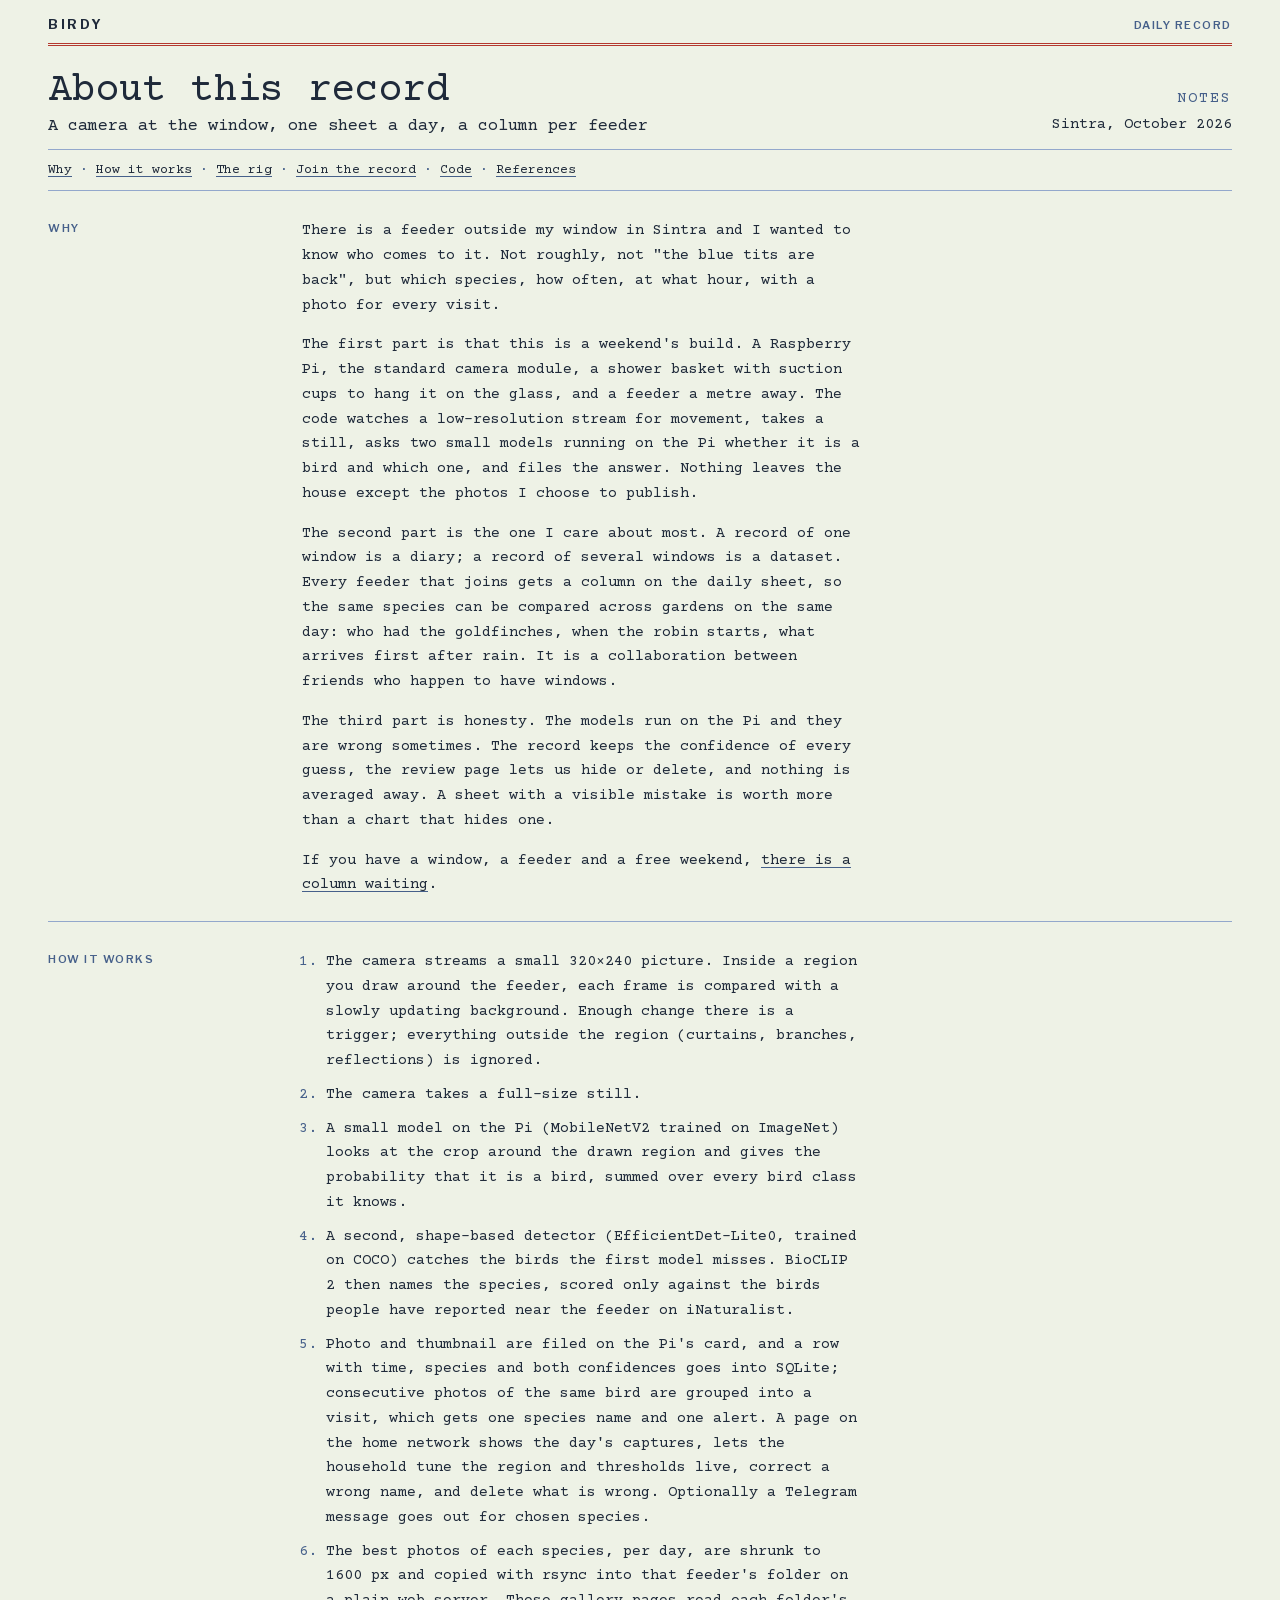
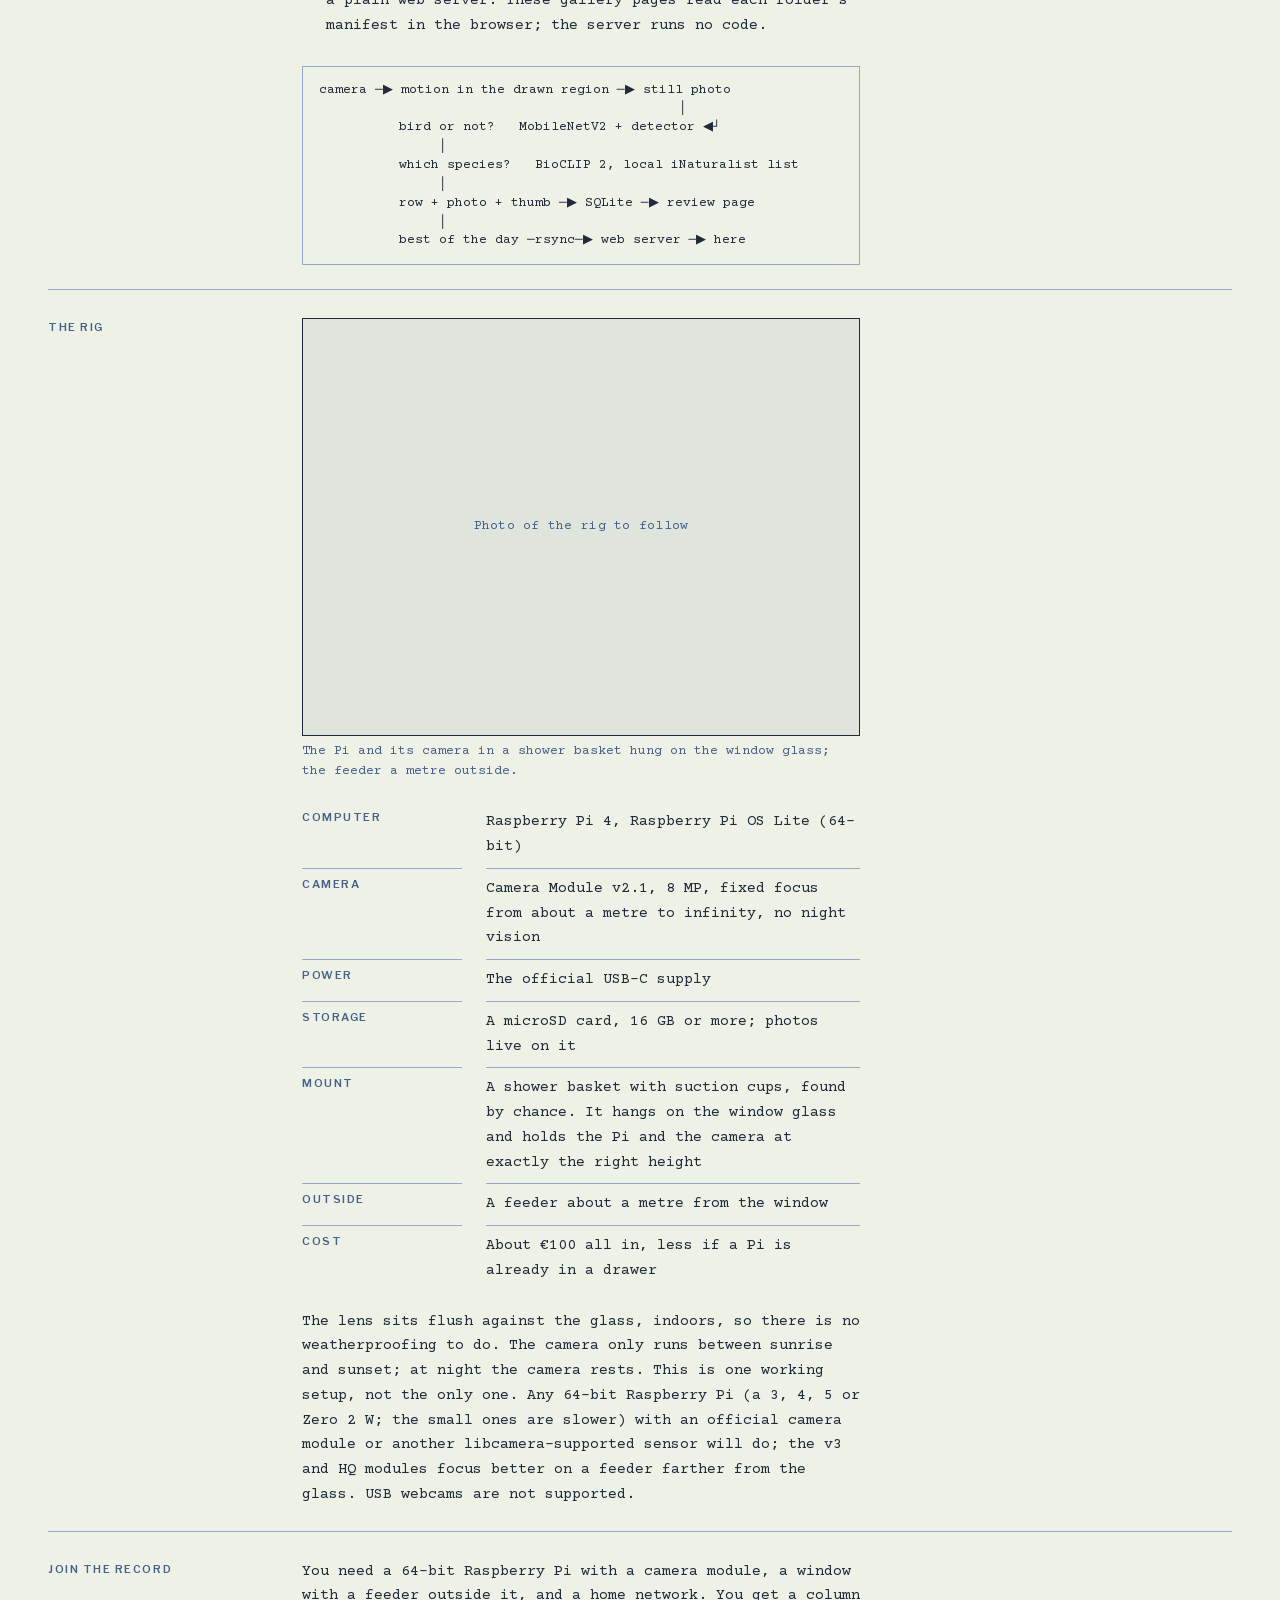
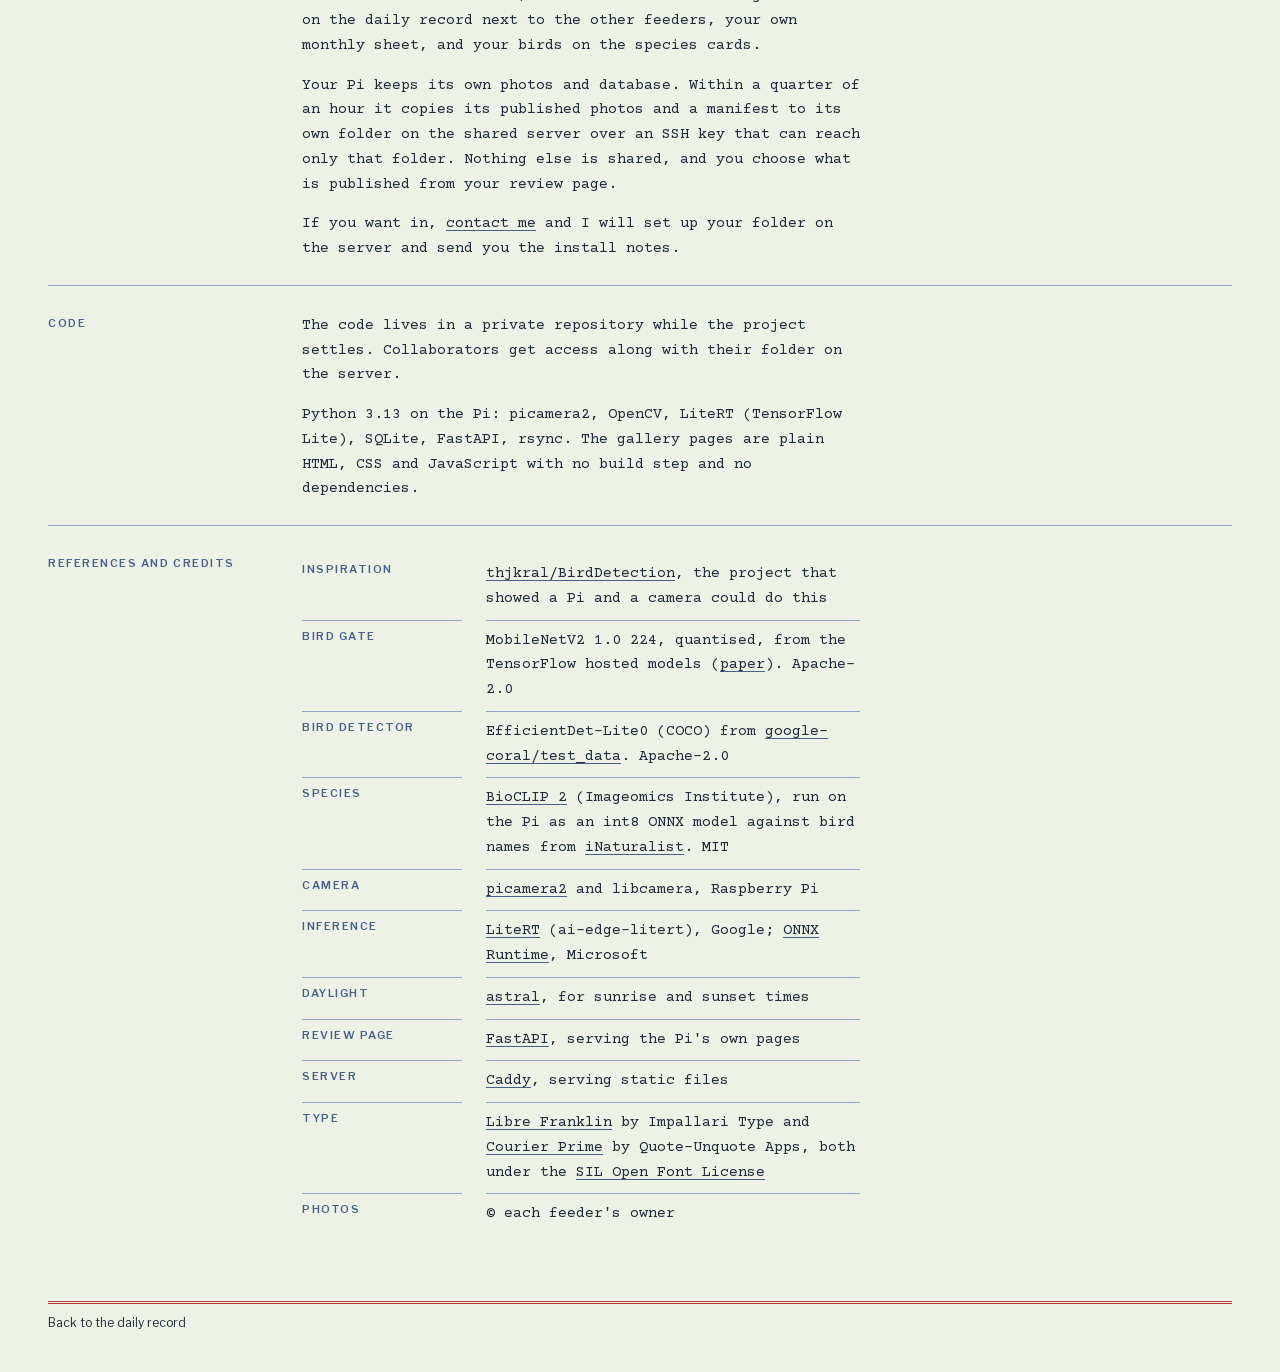
<file: gallery/about.html>
<!doctype html>
<html lang="en">
<head>
<meta charset="utf-8">
<meta name="viewport" content="width=device-width, initial-scale=1">
<title>birdy — about</title>
<meta name="description" content="What birdy is: a Raspberry Pi camera at a window, a daily record of the feeder's visitors, a sheet shared between friends' windows. How it works, the rig, how to join, and credits.">
<meta name="theme-color" media="(prefers-color-scheme: light)" content="#eef2e6">
<meta name="theme-color" media="(prefers-color-scheme: dark)" content="#1b1e22">
<link rel="icon" href="data:image/svg+xml,%3Csvg xmlns='http://www.w3.org/2000/svg' viewBox='0 0 32 32'%3E%3Crect width='32' height='32' fill='%23eef2e6'/%3E%3Cpath d='M0 9.5h32M0 15.5h32M0 21.5h32M0 27.5h32' stroke='%2393a8cc' stroke-width='1'/%3E%3Cpath d='M0 4.5h32' stroke='%23b5392f' stroke-width='1'/%3E%3Cpath d='M0 6.5h32' stroke='%23b5392f' stroke-width='1'/%3E%3Ccircle cx='14' cy='17' r='5.5' fill='%231f2a3a'/%3E%3Cpath d='M14 22c4 0 7-2 9-6l4 1-3 4c-3 3-7 4-10 4z' fill='%231f2a3a'/%3E%3Cpath d='M7 18l3-1.5v3z' fill='%231f2a3a'/%3E%3Ccircle cx='12.5' cy='16' r='1.1' fill='%23eef2e6'/%3E%3C/svg%3E">
<link rel="preload" as="font" type="font/woff2" crossorigin href="fonts/CourierPrime-Regular.woff2">
<link rel="preload" as="font" type="font/woff2" crossorigin href="fonts/LibreFranklin.woff2">
<link rel="stylesheet" href="style.css">
</head>
<body data-page="about">
<div class="sheet about">
<header class="mast">
  <h1><a class="hit" href="index.html">birdy</a></h1>
  <nav aria-label="Site"><a class="hit" href="index.html">Daily record</a></nav>
</header>
<main id="main">
<div class="head">
  <h2>About this record <span class="sub">A camera at the window, one sheet a day, a column per feeder</span></h2>
  <div class="meta"><p class="label">Notes</p>Sintra, October 2026</div>
</div>
<nav class="index typed" aria-label="On this page"><a href="#why">Why</a> · <a href="#how">How it works</a> · <a href="#rig">The rig</a> · <a href="#join">Join the record</a> · <a href="#code">Code</a> · <a href="#refs">References</a></nav>
<article>

<section id="why">
<h3 class="label">Why</h3>
<p>There is a feeder outside my window in Sintra and I wanted to know who comes to it. Not roughly, not "the blue tits are back", but which species, how often, at what hour, with a photo for every visit.</p>
<p>The first part is that this is a weekend's build. A Raspberry Pi, the standard camera module, a shower basket with suction cups to hang it on the glass, and a feeder a metre away. The code watches a low-resolution stream for movement, takes a still, asks two small models running on the Pi whether it is a bird and which one, and files the answer. Nothing leaves the house except the photos I choose to publish.</p>
<p>The second part is the one I care about most. A record of one window is a diary; a record of several windows is a dataset. Every feeder that joins gets a column on the daily sheet, so the same species can be compared across gardens on the same day: who had the goldfinches, when the robin starts, what arrives first after rain. It is a collaboration between friends who happen to have windows.</p>
<p>The third part is honesty. The models run on the Pi and they are wrong sometimes. The record keeps the confidence of every guess, the review page lets us hide or delete, and nothing is averaged away. A sheet with a visible mistake is worth more than a chart that hides one.</p>
<p>If you have a window, a feeder and a free weekend, <a href="#join">there is a column waiting</a>.</p>
</section>

<section id="how">
<h3 class="label">How it works</h3>
<ol>
<li>The camera streams a small 320×240 picture. Inside a region you draw around the feeder, each frame is compared with a slowly updating background. Enough change there is a trigger; everything outside the region (curtains, branches, reflections) is ignored.</li>
<li>The camera takes a full-size still.</li>
<li>A small model on the Pi (MobileNetV2 trained on ImageNet) looks at the crop around the drawn region and gives the probability that it is a bird, summed over every bird class it knows.</li>
<li>A second, shape-based detector (EfficientDet-Lite0, trained on COCO) catches the birds the first model misses. BioCLIP 2 then names the species, scored only against the birds people have reported near the feeder on iNaturalist.</li>
<li>Photo and thumbnail are filed on the Pi's card, and a row with time, species and both confidences goes into SQLite; consecutive photos of the same bird are grouped into a visit, which gets one species name and one alert. A page on the home network shows the day's captures, lets the household tune the region and thresholds live, correct a wrong name, and delete what is wrong. Optionally a Telegram message goes out for chosen species.</li>
<li>The best photos of each species, per day, are shrunk to 1600 px and copied with rsync into that feeder's folder on a plain web server. These gallery pages read each folder's manifest in the browser; the server runs no code.</li>
</ol>
<pre role="img" aria-label="Flow of one visit: camera, motion in the drawn region, still photo, MobileNetV2 bird check plus a COCO detector, BioCLIP 2 species against the local iNaturalist list, a row in SQLite and the review page, the best of the day rsynced to the web server and this page">camera ─▶ motion in the drawn region ─▶ still photo
                                             │
          bird or not?   MobileNetV2 + detector ◀┘
               │
          which species?   BioCLIP 2, local iNaturalist list
               │
          row + photo + thumb ─▶ SQLite ─▶ review page
               │
          best of the day ─rsync─▶ web server ─▶ here</pre>
</section>

<section id="rig">
<h3 class="label">The rig</h3>
<figure>
<div class="plate" role="img" aria-label="Placeholder for a photo of the rig: the Pi and camera in a shower basket on the window, the feeder outside"><span class="typed">Photo of the rig to follow</span></div>
<figcaption>The Pi and its camera in a shower basket hung on the window glass; the feeder a metre outside.</figcaption>
</figure>
<dl>
<dt>Computer</dt><dd>Raspberry Pi 4, Raspberry Pi OS Lite (64-bit)</dd>
<dt>Camera</dt><dd>Camera Module v2.1, 8 MP, fixed focus from about a metre to infinity, no night vision</dd>
<dt>Power</dt><dd>The official USB-C supply</dd>
<dt>Storage</dt><dd>A microSD card, 16 GB or more; photos live on it</dd>
<dt>Mount</dt><dd>A shower basket with suction cups, found by chance. It hangs on the window glass and holds the Pi and the camera at exactly the right height</dd>
<dt>Outside</dt><dd>A feeder about a metre from the window</dd>
<dt>Cost</dt><dd>About €100 all in, less if a Pi is already in a drawer</dd>
</dl>
<p>The lens sits flush against the glass, indoors, so there is no weatherproofing to do. The camera only runs between sunrise and sunset; at night the camera rests. This is one working setup, not the only one. Any 64-bit Raspberry Pi (a 3, 4, 5 or Zero 2 W; the small ones are slower) with an official camera module or another libcamera-supported sensor will do; the v3 and HQ modules focus better on a feeder farther from the glass. USB webcams are not supported.</p>
</section>

<section id="join">
<h3 class="label">Join the record</h3>
<p>You need a 64-bit Raspberry Pi with a camera module, a window with a feeder outside it, and a home network. You get a column on the daily record next to the other feeders, your own monthly sheet, and your birds on the species cards.</p>
<p>Your Pi keeps its own photos and database. Within a quarter of an hour it copies its published photos and a manifest to its own folder on the shared server over an SSH key that can reach only that folder. Nothing else is shared, and you choose what is published from your review page.</p>
<p>If you want in, <a href="mailto:yassine@e-xperience.pt">contact me</a> and I will set up your folder on the server and send you the install notes.</p>
</section>

<section id="code">
<h3 class="label">Code</h3>
<p>The code lives in a private repository while the project settles. Collaborators get access along with their folder on the server.</p>
<p>Python 3.13 on the Pi: picamera2, OpenCV, LiteRT (TensorFlow Lite), SQLite, FastAPI, rsync. The gallery pages are plain HTML, CSS and JavaScript with no build step and no dependencies.</p>
</section>

<section id="refs">
<h3 class="label">References and credits</h3>
<dl>
<dt>Inspiration</dt><dd><a href="https://github.com/thjkral/BirdDetection">thjkral/BirdDetection</a>, the project that showed a Pi and a camera could do this</dd>
<dt>Bird gate</dt><dd>MobileNetV2 1.0 224, quantised, from the TensorFlow hosted models (<a href="https://arxiv.org/abs/1801.04381">paper</a>). Apache-2.0</dd>
<dt>Bird detector</dt><dd>EfficientDet-Lite0 (COCO) from <a href="https://github.com/google-coral/test_data">google-coral/test_data</a>. Apache-2.0</dd>
<dt>Species</dt><dd><a href="https://github.com/Imageomics/bioclip-2">BioCLIP 2</a> (Imageomics Institute), run on the Pi as an int8 ONNX model against bird names from <a href="https://www.inaturalist.org">iNaturalist</a>. MIT</dd>
<dt>Camera</dt><dd><a href="https://github.com/raspberrypi/picamera2">picamera2</a> and libcamera, Raspberry Pi</dd>
<dt>Inference</dt><dd><a href="https://github.com/google-ai-edge/LiteRT">LiteRT</a> (ai-edge-litert), Google; <a href="https://onnxruntime.ai">ONNX Runtime</a>, Microsoft</dd>
<dt>Daylight</dt><dd><a href="https://github.com/sffjunkie/astral">astral</a>, for sunrise and sunset times</dd>
<dt>Review page</dt><dd><a href="https://fastapi.tiangolo.com">FastAPI</a>, serving the Pi's own pages</dd>
<dt>Server</dt><dd><a href="https://caddyserver.com">Caddy</a>, serving static files</dd>
<dt>Type</dt><dd><a href="https://github.com/impallari/Libre-Franklin">Libre Franklin</a> by Impallari Type and <a href="https://quoteunquoteapps.com/courierprime/">Courier Prime</a> by Quote-Unquote Apps, both under the <a href="https://openfontlicense.org">SIL Open Font License</a></dd>
<dt>Photos</dt><dd>© each feeder's owner</dd>
</dl>
</section>

</article>
<footer class="foot"><a class="hit" href="index.html">Back to the daily record</a></footer>
</main>
</div>
</body>
</html>
</file>
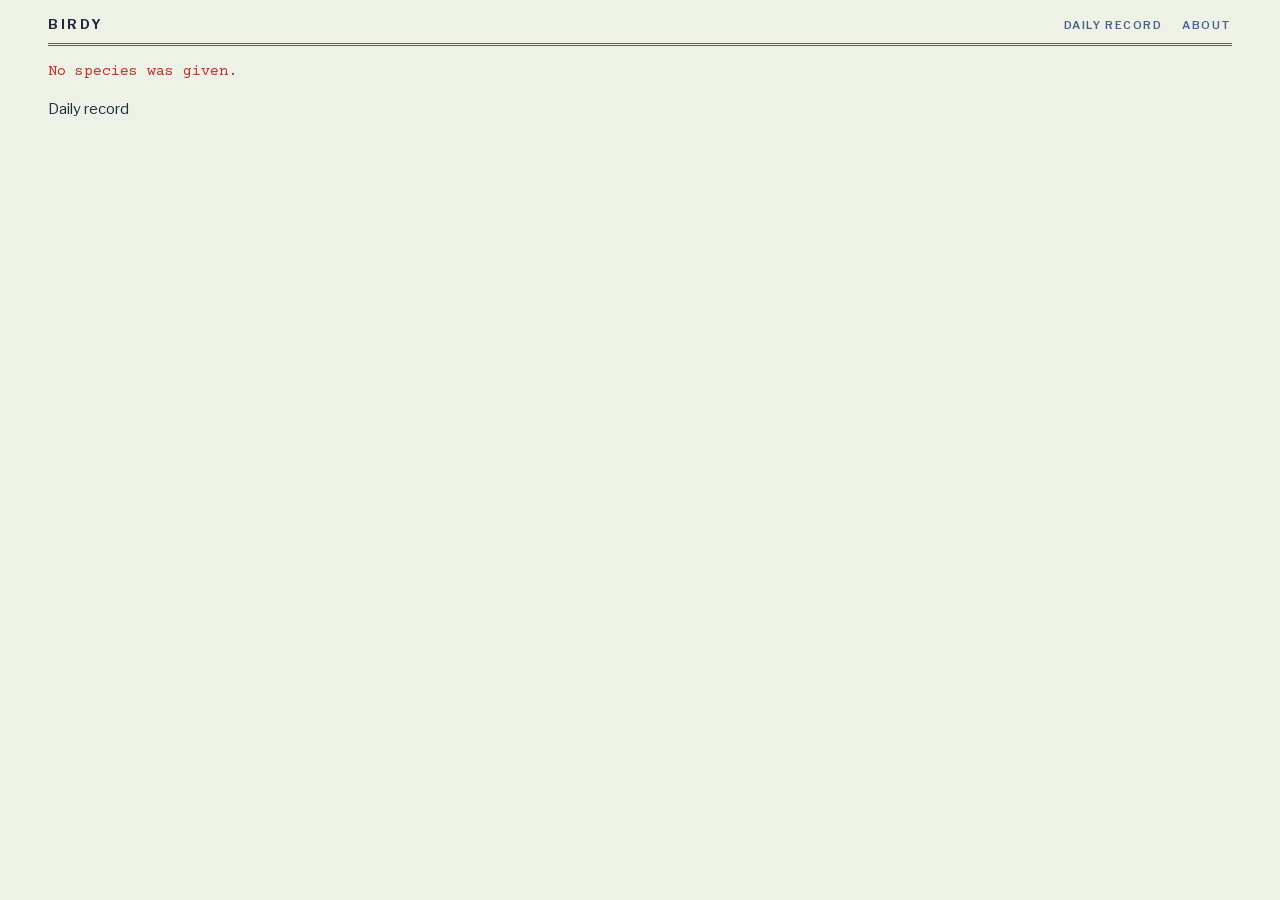
<file: gallery/species.html>
<!doctype html>
<html lang="en">
<head>
<meta charset="utf-8">
<meta name="viewport" content="width=device-width, initial-scale=1">
<title>birdy — species card</title>
<meta name="description" content="One species across every feeder, with its photo log.">
<meta name="theme-color" media="(prefers-color-scheme: light)" content="#eef2e6">
<meta name="theme-color" media="(prefers-color-scheme: dark)" content="#1b1e22">
<link rel="icon" href="data:image/svg+xml,%3Csvg xmlns='http://www.w3.org/2000/svg' viewBox='0 0 32 32'%3E%3Crect width='32' height='32' fill='%23eef2e6'/%3E%3Cpath d='M0 9.5h32M0 15.5h32M0 21.5h32M0 27.5h32' stroke='%2393a8cc' stroke-width='1'/%3E%3Cpath d='M0 4.5h32' stroke='%23b5392f' stroke-width='1'/%3E%3Cpath d='M0 6.5h32' stroke='%23b5392f' stroke-width='1'/%3E%3Ccircle cx='14' cy='17' r='5.5' fill='%231f2a3a'/%3E%3Cpath d='M14 22c4 0 7-2 9-6l4 1-3 4c-3 3-7 4-10 4z' fill='%231f2a3a'/%3E%3Cpath d='M7 18l3-1.5v3z' fill='%231f2a3a'/%3E%3Ccircle cx='12.5' cy='16' r='1.1' fill='%23eef2e6'/%3E%3C/svg%3E">
<link rel="preload" as="font" type="font/woff2" crossorigin href="fonts/CourierPrime-Regular.woff2">
<link rel="preload" as="font" type="font/woff2" crossorigin href="fonts/LibreFranklin.woff2">
<link rel="stylesheet" href="style.css">
</head>
<body data-page="species">
<div class="sheet">
<header class="mast">
  <h1><a class="hit" href="index.html">birdy</a></h1>
  <nav aria-label="Site"><a class="hit" href="index.html">Daily record</a><a class="hit" href="about.html">About</a></nav>
</header>
<main id="main" aria-busy="true"><p class="muted typed" role="status">Loading…</p><noscript><p class="err">This page needs JavaScript to load the species.</p></noscript></main>
</div>
<dialog id="lightbox" aria-label="Photo"><figure><figcaption><span class="cap"></span><span class="count sr"></span><div class="thumbs" role="group" aria-label="The day's photos" hidden></div><button class="close" type="button" aria-label="Close"><svg viewBox="0 0 24 24" width="24" height="24" aria-hidden="true"><path d="M6 6l12 12M18 6L6 18" fill="none" stroke="currentColor" stroke-width="1.25"/></svg></button></figcaption></figure></dialog>
<script src="app.js"></script>
</body>
</html>
</file>
<file: gallery/style.css>
/* birdy gallery: a daily recording sheet.
   Eye-ease ledger paper, blue rules, printed labels in Libre Franklin, entries typed in Courier Prime,
   one ledger red reserved for today and the latest entry. One ink weight for every rule and frame. No greys. */
@font-face { font-family: "Libre Franklin"; src: url(fonts/LibreFranklin.woff2) format("woff2"); font-weight: 400 700; font-display: swap; }
@font-face { font-family: "Courier Prime"; src: url(fonts/CourierPrime-Regular.woff2) format("woff2"); font-weight: 400; font-display: swap; }
@font-face { font-family: "Courier Prime"; src: url(fonts/CourierPrime-Bold.woff2) format("woff2"); font-weight: 700; font-display: swap; }
@font-face { font-family: "Courier Prime"; src: url(fonts/CourierPrime-Italic.woff2) format("woff2"); font-style: italic; font-weight: 400; font-display: swap; }

:root {
  color-scheme: light dark;
  --paper: #eef2e6;
  --desk: #eef2e6;
  --ink: #1f2a3a;
  --rule: #93a8cc;        /* the printed line */
  --rule-ink: #46608a;    /* printed labels and secondary entries: the same blue, dark enough to read */
  --red: #b5392f;         /* today, the latest entry, focus */
  --tint: rgba(70, 96, 138, .09);
  --sel: #c9d6ea;
  --print: "Libre Franklin", "Franklin Gothic Medium", system-ui, sans-serif;
  --type: "Courier Prime", "Courier New", Courier, monospace;
  --ease: cubic-bezier(.2, .7, .2, 1);
}
@media (prefers-color-scheme: dark) {
  :root { --desk: #1b1e22; --paper: #e5e9dc; }
}
* { box-sizing: border-box; }
html { -webkit-text-size-adjust: 100%; }
body { margin: 0; background: var(--desk); color: var(--ink); font: 15px/1.5 var(--print); font-variant-numeric: tabular-nums; }
::selection { background: var(--sel); color: var(--ink); }
a { color: inherit; text-decoration: none; }
a:hover { text-decoration: underline; text-underline-offset: 3px; text-decoration-thickness: 1px; }
:focus-visible { outline: 2px solid var(--red); outline-offset: 2px; }
.hit { display: inline-block; padding: 15px 0; margin: -15px 0; }
.sr { position: absolute; width: 1px; height: 1px; margin: -1px; padding: 0; overflow: hidden; clip-path: inset(50%); white-space: nowrap; border: 0; }

/* the sheet */
.sheet { max-width: 1320px; margin: 0 auto; min-height: 100vh; background: var(--paper); padding: 0 clamp(16px, 4vw, 48px) 40px; }
@media (min-width: 720px) and (prefers-color-scheme: dark) {
  .sheet { min-height: calc(100vh - 48px); margin: 24px auto; box-shadow: 0 18px 50px rgba(0, 0, 0, .45); }
}
.label { font: 600 11px/1.3 var(--print); letter-spacing: .14em; text-transform: uppercase; color: var(--rule-ink); margin: 0; }
.typed { font-family: var(--type); }
.muted { color: var(--rule-ink); }
.err { font: 15px/1.5 var(--type); color: var(--red); }
.err + p { margin-top: 4px; }

/* masthead: printed on the top margin, closed by the red double rule */
.mast { display: flex; justify-content: space-between; align-items: baseline; gap: 16px; padding: 16px 0 10px; border-bottom: 3px double var(--red); }
.mast h1 { margin: 0; font: 700 13px/1.3 var(--print); letter-spacing: .2em; text-transform: uppercase; }
.mast nav { margin: 0; font: 600 11px/1.3 var(--print); letter-spacing: .14em; text-transform: uppercase; color: var(--rule-ink); }
.mast nav { display: flex; gap: 20px; }

/* sheet head: label, the date typed large, the sheet number */
.head { display: grid; grid-template-columns: 1fr auto; gap: 2px 24px; align-items: end; padding: 24px 0 12px; border-bottom: 1px solid var(--rule); }
.head h2 { grid-row: 1; margin: 0; font: 400 clamp(26px, 4vw, 40px)/1.1 var(--type); letter-spacing: -0.01em; text-wrap: balance; }
.head h2.today { color: var(--red); }
.head h2 .sub { font-size: 17px; letter-spacing: 0; display: block; margin-top: 4px; color: var(--ink); }
.head .meta { grid-column: 2; grid-row: 1; align-self: end; text-align: right; font: 15px/1.5 var(--type); }
.head .meta .label { margin-bottom: 2px; }
.pager { grid-column: 1 / -1; display: flex; justify-content: space-between; gap: 24px; margin-top: 10px; font-size: 15px; }
.note { margin: 0; padding: 9px 0; border-bottom: 1px solid var(--rule); font: italic 15px/1.5 var(--type); color: var(--rule-ink); }

/* ruled rows: a species column, then one column per feeder */
.daily .row { display: grid; grid-template-columns: minmax(150px, 230px) repeat(var(--n, 1), minmax(0, 1fr)); border-bottom: 1px solid var(--rule); }
.daily .row > * { min-width: 0; padding: 10px 12px 12px 0; margin: 0; }
.daily .row > * + * { border-left: 1px solid var(--rule); padding-left: 12px; }
.daily .row:hover { background: var(--tint); }
.daily .heads > * { padding-top: 8px; padding-bottom: 8px; }
.feeder b { display: block; font: 700 17px/1.3 var(--type); }
.feeder > span { display: block; font: 13px/1.4 var(--print); color: var(--rule-ink); }
.feeder .now { font-family: var(--type); }
.species a { display: inline-block; font: 700 17px/1.3 var(--type); padding: 12px 0; margin: -12px 0; }
.species .tally { display: block; font: 15px/1.5 var(--type); color: var(--rule-ink); }
.cell { margin: 0; }   /* a figure, without the browser's default side margins */
.cell .print { display: block; width: 100%; max-width: var(--w, 250px); }
.print img { display: block; width: 100%; aspect-ratio: 4 / 3; object-fit: cover; border: 1px solid var(--ink); background: var(--rule); }
.print:hover { text-decoration: none; }
.entry { display: flex; flex-wrap: wrap; gap: 2px 14px; margin: 6px 0 0; font: 15px/1.4 var(--type); }
.entry .n { min-width: 3ch; text-align: right; white-space: nowrap; }
.entry .t { white-space: nowrap; }
.entry .latest { color: var(--red); }
.entry .who { color: var(--rule-ink); }
.cell .who, .feederName { display: none; }
.blank { font: 15px/1.4 var(--type); color: var(--rule-ink); }
.rank-1 { --w: 460px; }
.rank-2 { --w: 340px; }
.rank-3 { --w: 250px; }
.single .rank-1 { --w: 100%; }
.single .rank-2 { --w: 76%; }
.single .rank-3 { --w: 58%; }
.totals > * { font: 15px/1.5 var(--type); padding: 10px 12px 10px 0; }
.empty { margin: 0; padding: 16px 0; font: italic 15px/1.5 var(--type); color: var(--rule-ink); border-bottom: 1px solid var(--rule); }

/* rows fill in once, top to bottom */
.daily .row, .log, .mgrid, .ledger { animation: fill .4s var(--ease) both; animation-delay: calc(var(--i, 0) * 40ms); }
@keyframes fill { from { opacity: 0; transform: translateY(4px); } }

/* monthly sheet: species × days, scrolls sideways on a narrow screen with the species column held */
.month { overflow-x: auto; margin-top: 4px; }
.mgrid { display: grid; grid-template-columns: minmax(150px, 190px) repeat(var(--d, 30), minmax(28px, 1fr)) 56px; min-width: 1040px; }
.mgrid > * { padding: 7px 0; border-bottom: 1px solid var(--rule); font: 15px/1.5 var(--type); text-align: center; min-width: 0; }
.mgrid .sp { position: sticky; left: 0; z-index: 1; background: var(--paper); text-align: left; padding-right: 10px; border-right: 1px solid var(--rule); white-space: nowrap; overflow: hidden; text-overflow: ellipsis; }
.mgrid .sp a { display: block; padding: 11px 0; margin: -11px 0; }
.mgrid .tot { font-weight: 700; }
.mgrid .mh { font: 600 11px/1.3 var(--print); letter-spacing: .06em; color: var(--rule-ink); padding-top: 10px; }
.mgrid .mh small { display: block; font-size: 11px; letter-spacing: .14em; text-transform: uppercase; min-height: 13px; }
.mgrid .mh a { display: block; padding: 10px 0 7px; margin: -10px 0 -7px; }
.mgrid .mh.today { color: var(--red); }
.mgrid .mc.today { background: var(--tint); }
.mgrid .mt { font-weight: 700; border-left: 1px solid var(--rule); }
.mgrid .mb:not(.mh) { font-weight: 400; }
/* ink wash: four printed steps of rule ink, laid over the cell (and over today's tint) */
.mgrid .mc[data-w], .washkey i { background-image: linear-gradient(rgb(70 96 138 / var(--w)), rgb(70 96 138 / var(--w))); }
[data-w="1"] { --w: .09; } [data-w="2"] { --w: .2; } [data-w="3"] { --w: .32; } [data-w="4"] { --w: .46; }
.washkey { display: flex; align-items: center; gap: 4px; margin: 0; padding: 10px 0 0; font: 600 11px/1.3 var(--print); letter-spacing: .14em; text-transform: uppercase; color: var(--rule-ink); }
.washkey i { width: 18px; height: 12px; border: 1px solid var(--rule); }
.washkey span:first-child { margin-right: 6px; }
.washkey .typed { margin-left: 8px; font: 13px/1.3 var(--type); letter-spacing: 0; text-transform: none; }
.hgrid { grid-template-columns: minmax(150px, 190px) repeat(var(--h, 24), minmax(28px, 1fr)) 72px 56px; min-width: calc(330px + var(--h, 24) * 30px); }

/* simple ledger: label, numbers, dates */
.ledger { display: grid; grid-template-columns: minmax(150px, 1fr) 7ch 10ch 10ch; }
.ledger > * { padding: 9px 12px 9px 0; border-bottom: 1px solid var(--rule); font: 15px/1.5 var(--type); min-width: 0; }
.ledger .n { text-align: right; padding-right: 32px; }
.ledger .lh { font: 600 11px/1.3 var(--print); letter-spacing: .14em; text-transform: uppercase; color: var(--rule-ink); padding-top: 12px; }
.ledger a { display: block; padding: 11px 0; margin: -9px 0; }
.ledger .empty { grid-column: 1 / -1; border-bottom: 0; }

/* sections and the photo log */
h3.sec { margin: 36px 0 0; padding: 0 0 8px; border-bottom: 1px solid var(--rule); font: 600 11px/1.3 var(--print); letter-spacing: .14em; text-transform: uppercase; color: var(--rule-ink); display: flex; justify-content: space-between; align-items: baseline; gap: 12px; }
h3.sec .typed { font: 400 15px/1.3 var(--type); letter-spacing: 0; text-transform: none; color: var(--ink); }
.logday { display: flex; align-items: baseline; gap: 12px; margin: 22px 0 0; padding: 0 0 6px; border-bottom: 1px solid var(--rule); }
.logday b { font: 700 17px/1.3 var(--type); }
.logday b.today { color: var(--red); }
.logday a { display: inline-block; padding: 12px 0; margin: -12px 0; }
.logday span { font: 600 11px/1.3 var(--print); letter-spacing: .14em; text-transform: uppercase; color: var(--rule-ink); }
.prints { display: grid; grid-template-columns: repeat(auto-fill, minmax(250px, 1fr)); gap: 18px 16px; padding: 14px 0 4px; }
.prints .print, .strip .print { max-width: none; }   /* in a log or strip the print fills its column */
.prints .entry b { font-weight: 700; flex: 1 1 100%; }
.strip { display: grid; grid-template-columns: repeat(auto-fill, minmax(320px, 1fr)); gap: 18px 16px; padding: 14px 0 4px; }
.scrollhint { display: none; margin: 0; padding: 6px 0 0; font: 600 11px/1.3 var(--print); letter-spacing: .14em; text-transform: uppercase; color: var(--rule-ink); }

.filter { display: inline-flex; align-items: center; gap: 10px; margin: 18px 0 0; font: 600 11px/1.3 var(--print); letter-spacing: .14em; text-transform: uppercase; color: var(--rule-ink); }
select { min-height: 44px; padding: 4px 28px 4px 4px; font: 16px var(--type); color: var(--ink); background: transparent; border: 0; border-bottom: 1px solid var(--ink); border-radius: 0; }

.foot { margin-top: 40px; padding-top: 10px; border-top: 3px double var(--red); display: flex; justify-content: space-between; flex-wrap: wrap; gap: 6px 24px; font: 12px/1.5 var(--print); color: var(--rule-ink); }

/* the evidence: the photo takes the viewport, nothing sits on it; caption, the day's thumbnails and close share one bar beneath */
dialog { border: 0; padding: 0; margin: auto; background: var(--paper); color: var(--ink); max-width: 100vw; max-height: 100vh; box-shadow: 0 24px 70px rgba(0, 0, 0, .5); }
dialog::backdrop { background: rgba(14, 17, 22, .9); }
dialog figure { margin: 0; padding: 10px 10px 6px; }
dialog figure > img { display: block; width: min(100vw - 20px, calc((100vh - 20px - 54px) * 4 / 3)); aspect-ratio: 4 / 3; object-fit: contain; border: 1px solid var(--ink); background: #0b0b0a; cursor: pointer; transition: filter .3s var(--ease); }
dialog[aria-busy="true"] figure > img { filter: blur(4px); }
dialog figcaption { display: flex; align-items: center; gap: 14px; min-height: 44px; padding: 4px 0 0; font: 15px/1.4 var(--type); }
dialog .cap { flex: 1 1 auto; min-width: 0; overflow: hidden; text-overflow: ellipsis; white-space: nowrap; }
dialog .thumbs { display: flex; gap: 6px; flex: none; }
dialog .thumbs[hidden] { display: none; }
dialog .thumbs button { width: 48px; height: 36px; padding: 0; border: 1px solid var(--ink); background: var(--rule); cursor: pointer; }
dialog .thumbs button.on { border-color: var(--red); outline: 1px solid var(--red); outline-offset: 0; }
dialog .thumbs img { display: block; width: 100%; height: 100%; object-fit: cover; }
dialog .close { flex: none; width: 44px; height: 44px; padding: 0; border: 0; background: transparent; color: var(--ink); cursor: pointer; display: grid; place-items: center; }
dialog .close:hover { color: var(--red); }

/* about: a typed note tucked into the record. One measured column, printed labels, typed text. */
.about article { max-width: 62ch; font-family: var(--type); }
.about .head .meta { font: 15px/1.5 var(--type); }
.about .index { margin: 0; padding: 10px 0; border-bottom: 1px solid var(--rule); font-size: 13px; line-height: 1.6; color: var(--rule-ink); }
.about .index a { display: inline-block; padding: 11px 0; margin: -11px 0; color: var(--ink); text-decoration: underline; text-decoration-color: var(--rule-ink); text-underline-offset: 3px; text-decoration-thickness: 1px; }
.about section { padding: 28px 0 8px; border-bottom: 1px solid var(--rule); }
.about section:last-child { border-bottom: 0; }
.about section .label { margin-bottom: 14px; }
.about p, .about li, .about dd { font: 15px/1.65 var(--type); }
.about p { margin: 0 0 1em; }
.about article a { text-decoration: underline; text-decoration-color: var(--rule-ink); text-underline-offset: 3px; text-decoration-thickness: 1px; }
.about ol { margin: 0 0 1.2em; padding-left: 1.6em; }
.about li { margin: 0 0 .6em; }
.about li::marker { font-family: var(--type); color: var(--rule-ink); }
.about pre { margin: 0 0 1.2em; padding: 14px 16px; border: 1px solid var(--rule); font: 13px/1.45 var(--type); color: var(--ink); overflow-x: auto; }
.about dl { display: grid; grid-template-columns: minmax(120px, 160px) 1fr; gap: 0 24px; margin: 0 0 1.2em; }
.about dt { font: 600 11px/1.3 var(--print); letter-spacing: .14em; text-transform: uppercase; color: var(--rule-ink); padding: 8px 0 0; border-top: 1px solid var(--rule); }
.about dd { margin: 0; padding: 8px 0; border-top: 1px solid var(--rule); }
.about dt:first-of-type, .about dd:first-of-type { border-top: 0; }
.about figure { margin: 0 0 1.4em; }
.about figure img, .about .plate { display: block; width: 100%; height: auto; border: 1px solid var(--ink); }
.about .plate { aspect-ratio: 4 / 3; display: grid; place-items: center; padding: 16px; text-align: center; background: var(--tint); font: 13px/1.5 var(--type); color: var(--rule-ink); letter-spacing: .02em; }
.about figcaption { margin-top: 6px; font: 13px/1.5 var(--type); color: var(--rule-ink); }
.about .foot a { color: var(--ink); }
@media (min-width: 1000px) {
  .about article { max-width: none; }
  .about section { display: grid; grid-template-columns: 230px minmax(0, 62ch); column-gap: 24px; }
  .about section > .label { grid-column: 1; margin: 2px 0 0; }
  .about section > :not(.label) { grid-column: 2; }
}

@media (max-width: 719px) {
  .sheet { padding: 0 16px 32px; }
  .head { grid-template-columns: 1fr; }
  .head .meta { grid-column: 1; grid-row: 3; text-align: left; margin-top: 6px; }
  .head .pager { grid-row: 4; }
  .head .meta .label { margin-bottom: 2px; }
  .daily .heads { display: flex; flex-wrap: wrap; gap: 8px 20px; }
  .daily .heads .label { display: none; }
  .daily .heads > * + * { border-left: 0; padding-left: 0; }
  .daily .row { grid-template-columns: 1fr 1fr; gap: 0 12px; }
  .daily .row > * + * { border-left: 0; padding-left: 0; }
  .daily .species { grid-column: 1 / -1; display: flex; justify-content: space-between; align-items: baseline; gap: 12px; padding-bottom: 4px; }
  .daily .species .tally { display: inline; }
  .daily .rank-1 .cell { grid-column: 1 / -1; }
  .cell .print { max-width: none; }
  .multi .cell .feederName { display: block; font: 600 11px/1.3 var(--print); letter-spacing: .14em; text-transform: uppercase; color: var(--rule-ink); margin: 0 0 4px; }
  .totals { grid-template-columns: 1fr; }
  .totals > * + * { border-left: 0; padding-left: 0; padding-top: 0; }
  .multi .totals .feederName { display: inline; font: 600 11px/1.3 var(--print); letter-spacing: .14em; text-transform: uppercase; color: var(--rule-ink); margin-right: 10px; }
  .mgrid { min-width: 900px; grid-template-columns: minmax(120px, 140px) repeat(var(--d, 30), minmax(24px, 1fr)) 48px; }
  .mgrid .sp { white-space: normal; font-size: 14px; line-height: 1.3; }
  .hgrid { grid-template-columns: minmax(120px, 140px) repeat(var(--h, 24), minmax(26px, 1fr)) 64px 48px; min-width: calc(260px + var(--h, 24) * 28px); }
  .scrollhint { display: block; }
  .month { border-right: 1px solid var(--ink); }   /* the cut edge: the sheet goes on past the screen */
  .ledger { grid-template-columns: 1fr 6ch 8ch 8ch; }
  .ledger > * { padding-right: 6px; font-size: 14px; }
  .prints, .strip { grid-template-columns: repeat(2, minmax(0, 1fr)); gap: 14px 10px; }
  .entry { font-size: 14px; }
  dialog figure { padding: 8px 8px 4px; }
  dialog figure > img { width: min(100vw - 16px, calc((100vh - 16px - 54px) * 4 / 3)); }
  dialog figcaption { flex-wrap: wrap; gap: 4px 10px; }
  dialog .cap { flex: 1 1 100%; white-space: normal; font-size: 14px; line-height: 1.3; }
  dialog .close { margin-left: auto; }
  .about dl { grid-template-columns: 1fr; }
  .about dt { border-top: 1px solid var(--rule); padding-top: 10px; }
  .about dd { border-top: 0; padding-top: 2px; }
}
@media (prefers-reduced-motion: reduce) {
  .daily .row, .log, .mgrid, .ledger { animation: none; }
  dialog figure > img { transition: none; }
}
</file>
